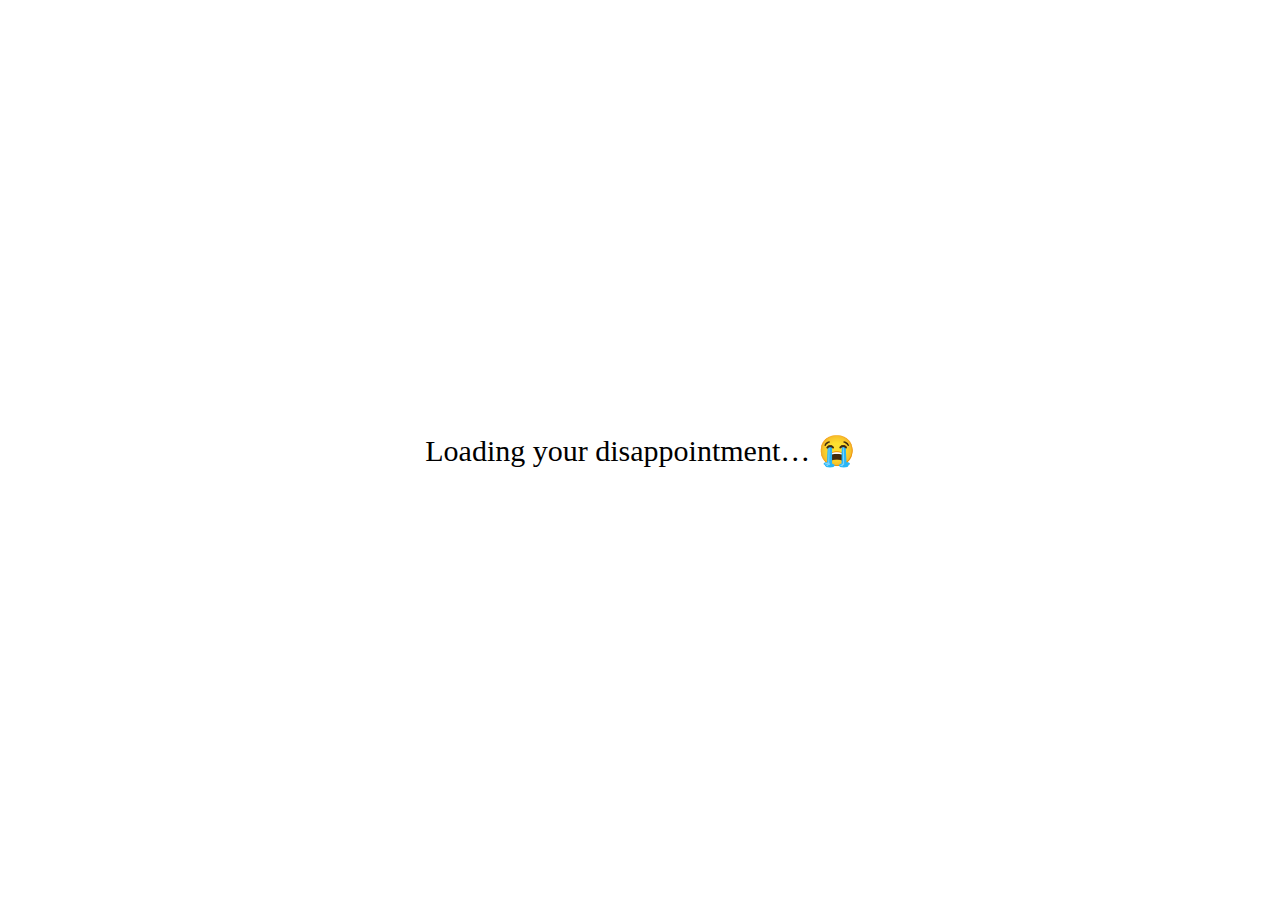
<file: index.html>
<!DOCTYPE html>
<html lang="en">
<head>
<meta charset="UTF-8">
<meta name="viewport" content="width=device-width, initial-scale=1.0">
<title>Ditched by Doofus</title>

<style>
    body {
        background:#fff0d6;
        font-family:'Comic Sans MS', cursive;
        text-align:center;
        padding-top:90px;
        overflow:hidden;
    }

    /* LOADING SCREEN */
    #loader {
        position:fixed;
        top:0; left:0;
        width:100%; height:100%;
        background:white;
        display:flex;
        justify-content:center;
        align-items:center;
        font-size:30px;
        z-index:20;
        animation:fadeOut 2s ease forwards;
        animation-delay:1.3s;
    }

    @keyframes fadeOut {
        to { opacity:0; visibility:hidden; }
    }

    /* FLOATING CRYING EMOJIS */
    .emoji {
        position:absolute;
        font-size:40px;
        animation:floatUp 6s linear infinite;
        opacity:0.7;
    }

    @keyframes floatUp {
        0% { transform:translateY(100vh) rotate(0deg); }
        100% { transform:translateY(-20vh) rotate(360deg); }
    }

    .box {
        background:white;
        padding:35px;
        max-width:420px;
        margin:auto;
        border-radius:20px;
        box-shadow:0 0 20px rgba(0,0,0,0.15);
        transform:rotate(-1deg);
        position:relative;
        z-index:5;
        animation:popUp 0.6s ease;
    }

    @keyframes popUp {
        from { transform:scale(0.5) rotate(-5deg); opacity:0; }
        to { transform:scale(1) rotate(-1deg); opacity:1; }
    }

    button {
        margin:15px;
        padding:15px 35px;
        font-size:20px;
        border:none;
        border-radius:12px;
        cursor:pointer;
        background:#ff5f5f;
        color:white;
        font-weight:bold;
        transition:0.2s;
    }

    button:hover {
        transform:scale(1.15);
    }
</style>

</head>
<body>

<div id="loader">Loading your disappointment… 😭</div>

<!-- FLOATING EMOJIS -->
<script>
for (let i = 0; i < 15; i++) {
    let e = document.createElement("div");
    e.className = "emoji";
    e.style.left = Math.random()*100 + "vw";
    e.style.animationDelay = Math.random()*3 + "s";
    e.innerHTML = "😭";
    document.body.appendChild(e);
}
</script>

<div class="box">
    <h2>Are you free on 5th December? 🤨</h2>
    <a href="page2.html"><button>No 😤</button></a>
    <a href="page2.html"><button>No 🙄</button></a>
</div>

</body>
</html>
</file>
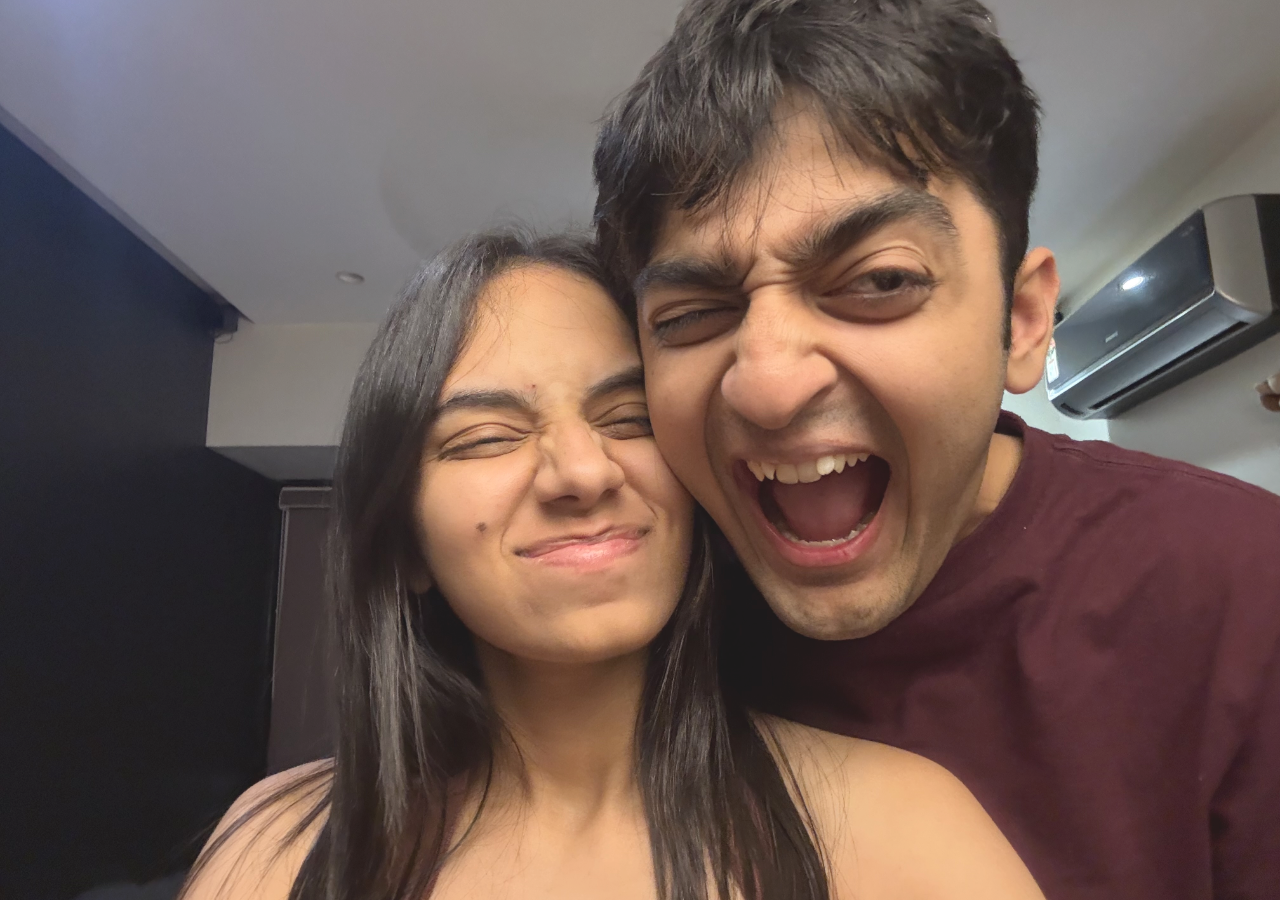
<file: final.html>
<!DOCTYPE html>
<html lang="en">
<head>
<meta charset="UTF-8">
<meta name="viewport" content="width=device-width, initial-scale=1.0">
<title>Final Page</title>

<style>
    body {
        margin: 0;
        padding: 0;
        font-family: "Poppins", sans-serif;
        background: url("couple.jpg") center/cover no-repeat fixed;
        height: 100vh;
        display: flex;
        justify-content: center;
        align-items: center;
        position: relative;
    }

    .overlay {
        position: absolute;
        top: 0;
        left: 0;
        width: 100%;
        height: 100%;
        background: rgba(255, 255, 255, 0.10);
        z-index: 0;
    }

    #cardContainer {
        width: 320px;
        background: rgba(255, 255, 255, 0.88);
        padding: 25px;
        border-radius: 15px;
        text-align: center;
        cursor: pointer;
        box-shadow: 0px 4px 12px rgba(0,0,0,0.2);
        transition: opacity 1s ease-in, transform 0.3s ease;
        position: relative;
        z-index: 1;

        /* completely hidden initially */
        opacity: 0;
        pointer-events: none; 
    }

    #cardContainer.visible {
        opacity: 1;
        pointer-events: auto;
    }

    #cardContainer:hover {
        transform: scale(1.03);
    }

    #message {
        display: none;
        margin-top: 15px;
        font-size: 17px;
        line-height: 1.4;
    }
</style>
</head>

<body>

<div class="overlay"></div>

<div id="cardContainer" onclick="openCard()">
    <h2>Tap to open 💌</h2>

    <div id="message">
        <p>Well, you should leave the coding to me now 😌</p>
        <p>Thanks for playing along, idiot.</p>
        <p>Now come here and hug me baby ❤️</p>
    </div>
</div>

<script>
    // Force the card to appear only after 2 seconds
    window.onload = function () {
        setTimeout(() => {
            document.getElementById("cardContainer").classList.add("visible");
        }, 2000);
    };

    function openCard() {
        document.getElementById("message").style.display = "block";
    }
</script>

</body>
</html>
</file>
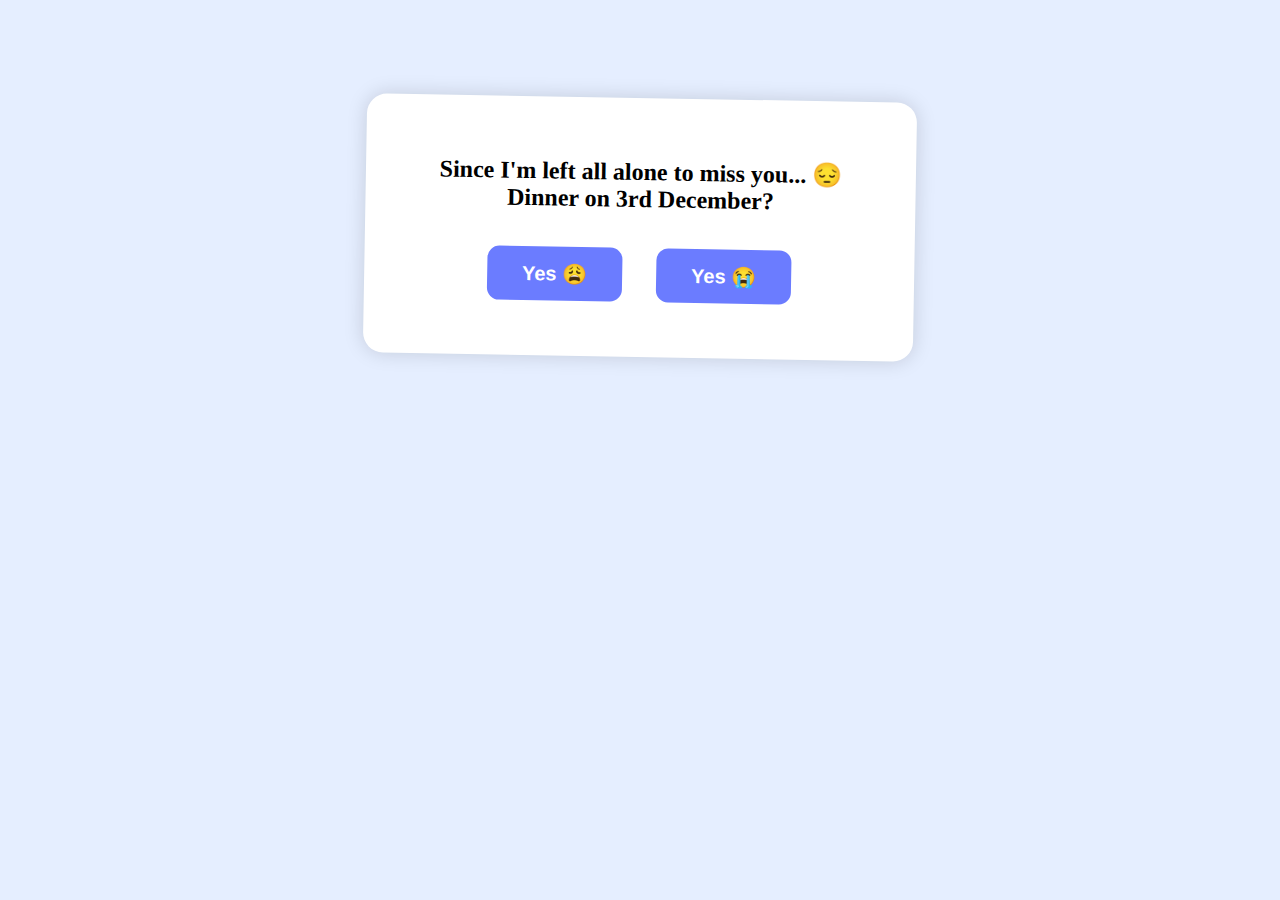
<file: Page2.html>
<!DOCTYPE html>
<html lang="en">
<head>
<meta charset="UTF-8">
<meta name="viewport" content="width=device-width, initial-scale=1.0">
<title>Ditched by Doofus</title>

<style>
    body { background:#e5eeff; font-family:'Comic Sans MS', cursive; text-align:center; padding-top:90px; }
    .box {
        background:white; padding:40px; max-width:470px; margin:auto; border-radius:20px;
        box-shadow:0 0 20px rgba(0,0,0,0.15); transform:rotate(1deg);
        animation:popUp 0.6s ease;
    }
    @keyframes popUp {
        from { transform:scale(0.5) rotate(-5deg); opacity:0; }
        to { transform:scale(1) rotate(1deg); opacity:1; }
    }
    button {
        margin:15px; padding:15px 35px; font-size:20px; border:none; border-radius:12px;
        cursor:pointer; background:#6b7cff; color:white; font-weight:bold; transition:0.2s;
    }
    button:hover { transform:scale(1.15); }
</style>
</head>

<body>
<div class="box">
<h2>Since I'm left all alone to miss you... 😔<br>Dinner on 3rd December?</h2>
<a href="page3.html"><button>Yes 😩</button></a>
<a href="page3.html"><button>Yes 😭</button></a>
</div>
</body>
</html>
</file>
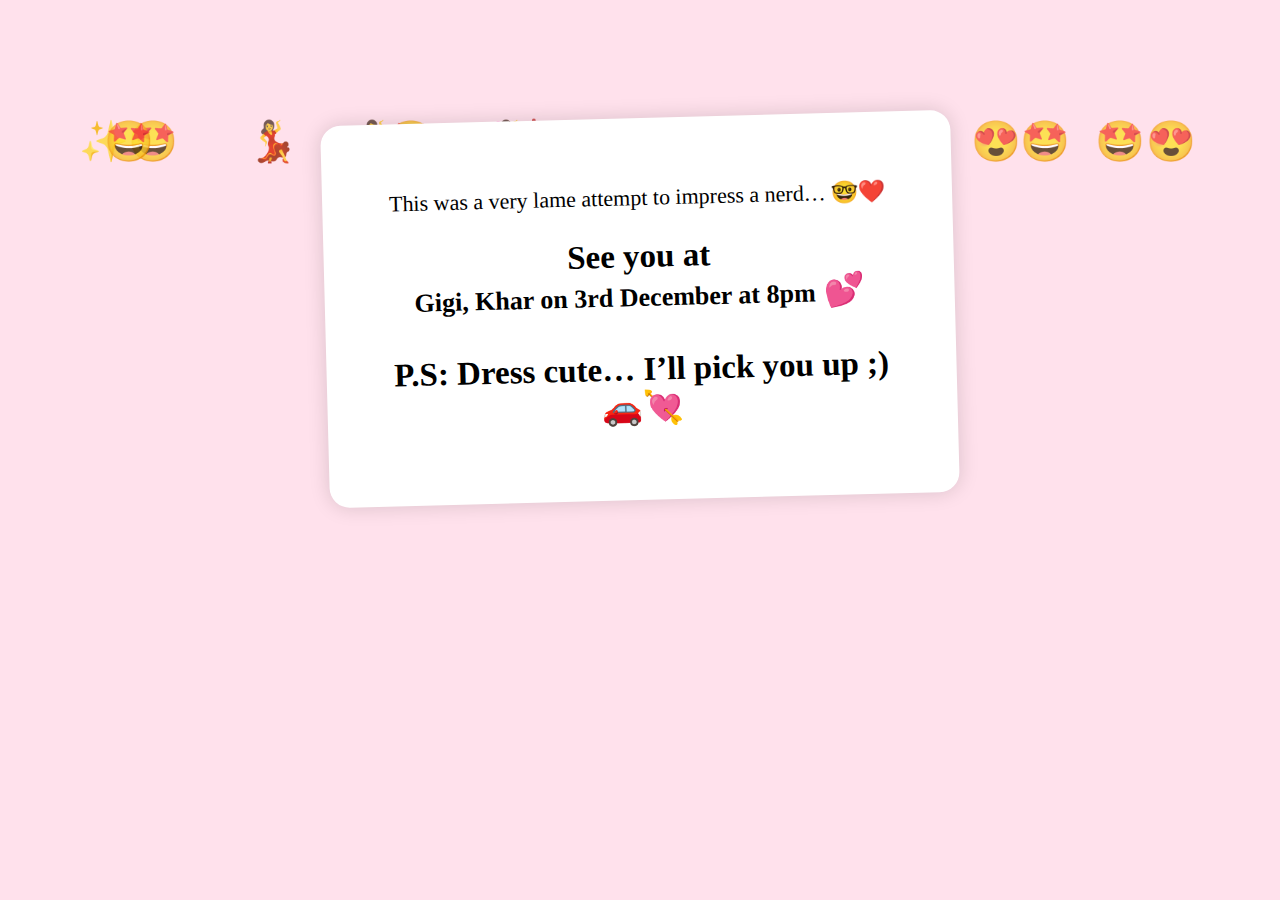
<file: Page3.html>
<!DOCTYPE html>
<html lang="en">
<head>
<meta charset="UTF-8">
<meta name="viewport" content="width=device-width, initial-scale=1.0">
<title>Ditched by Doofus</title>

<style>
    body {
        background:#ffe1ec;
        font-family:'Comic Sans MS', cursive;
        text-align:center;
        padding-top:110px;
        overflow:hidden;
    }

    /* FLOATING EXCITED EMOJIS */
    .emoji {
        position:absolute;
        font-size:40px;
        animation:floatUp 6s linear infinite;
        opacity:0.8;
    }

    @keyframes floatUp {
        0% { transform:translateY(100vh) rotate(0deg); }
        100% { transform:translateY(-20vh) rotate(360deg); }
    }

    .box {
        background:white;
        padding:45px;
        max-width:540px;
        margin:auto;
        border-radius:20px;
        box-shadow:0 0 20px rgba(0,0,0,0.15);
        font-size:22px;
        transform:rotate(-1.5deg);
        animation:popUp 0.7s ease;
    }

    @keyframes popUp {
        from { transform:scale(0.5) rotate(-5deg); opacity:0; }
        to { transform:scale(1) rotate(-1.5deg); opacity:1; }
    }

    strong { font-size:26px; }
</style>

</head>
<body>

<!-- FLOATING HAPPY EMOJIS -->
<script>
let emojis = ["🤩","✨","💃","😍","🥳"];
for (let i = 0; i < 15; i++) {
    let e = document.createElement("div");
    e.className = "emoji";
    e.style.left = Math.random()*100 + "vw";
    e.style.animationDelay = Math.random()*3 + "s";
    e.innerHTML = emojis[Math.floor(Math.random()*emojis.length)];
    document.body.appendChild(e);
}
</script>

<div class="box">
<p>This was a very lame attempt to impress a nerd… 🤓❤️</p>
<h2>
See you at <br>
<strong>Gigi, Khar on 3rd December at 8pm</strong> 💕<br><br>
P.S: Dress cute… I’ll pick you up ;) 🚗💘
</h2>
</div>

</body>
</html>
</file>
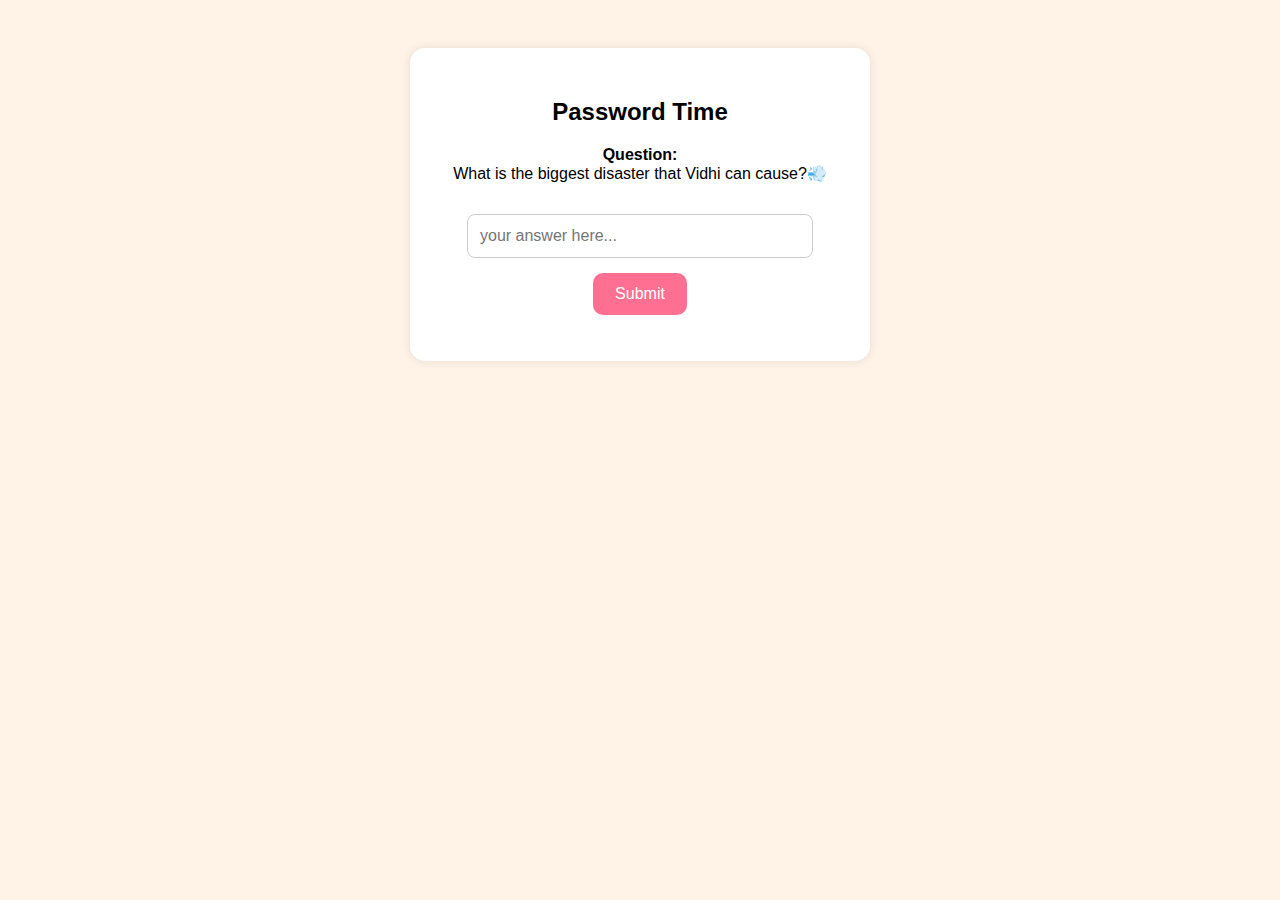
<file: password.html>
<!DOCTYPE html>
<html lang="en">
<head>
<meta charset="UTF-8">
<meta name="viewport" content="width=device-width, initial-scale=1.0">
<title>Password Gate</title>
<style>
    body {
        background-color: #fff3e8;
        font-family: Arial, sans-serif;
        text-align: center;
        padding: 40px;
    }
    .box {
        max-width: 400px;
        margin: auto;
        background: white;
        padding: 30px;
        border-radius: 15px;
        box-shadow: 0 0 10px rgba(0,0,0,0.1);
    }
    input {
        width: 80%;
        padding: 12px;
        margin-top: 15px;
        border-radius: 8px;
        border: 1px solid #ccc;
        font-size: 16px;
    }
    button {
        background-color: #ff6f91;
        border: none;
        padding: 12px 22px;
        border-radius: 10px;
        font-size: 16px;
        cursor: pointer;
        margin-top: 15px;
        color: white;
    }
</style>
</head>
<body>

<div class="box">
    <h2>Password Time </h2>
    <p><b>Question:</b><br>What is the biggest disaster that Vidhi can cause?💨</p>

    <input type="text" id="answer" placeholder="your answer here...">
    <br>
    <button onclick="checkPassword()">Submit</button>
    <p id="message" style="color:red; margin-top:10px;"></p>
</div>

<script>
function checkPassword() {
    const ans = document.getElementById("answer").value.trim().toLowerCase();
    if (ans === "nepalgastragedy") {
        window.location.href = "wordle.html";
    } else {
        document.getElementById("message").innerText = "Wrong answer baby😏";
    }
}
</script>

</body>
</html>
</file>
